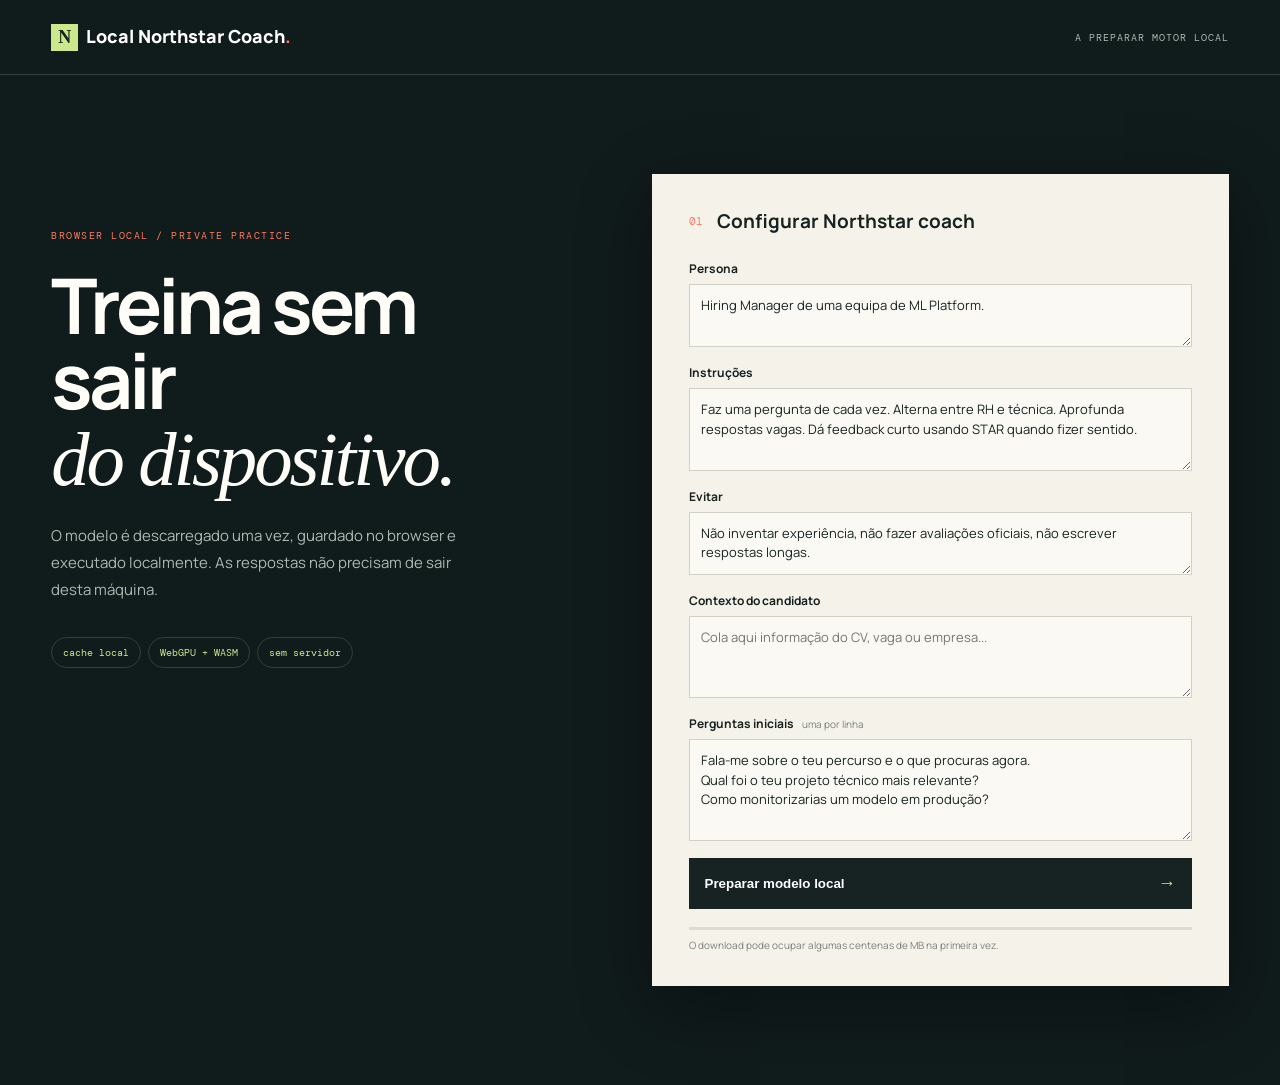
<file: index.html>
<!doctype html>
<html lang="pt-PT">
<head>
  <meta charset="utf-8">
  <meta name="viewport" content="width=device-width, initial-scale=1">
  <meta name="theme-color" content="#101b1b">
  <link rel="manifest" href="manifest.webmanifest">
  <title>Local Coach</title>
  <link rel="stylesheet" href="styles.css">
</head>
<body>
  <header class="topbar"><a class="brand" href="."><span class="mark">N</span>Local Northstar Coach<span>.</span></a><div id="runtime" class="runtime">A preparar motor local</div></header>
  <main>
    <section id="setup" class="setup">
      <div class="hero"><p class="kicker">BROWSER LOCAL / PRIVATE PRACTICE</p><h1>Treina sem sair<br><i>do dispositivo.</i></h1><p>O modelo é descarregado uma vez, guardado no browser e executado localmente. As respostas não precisam de sair desta máquina.</p><div class="capabilities"><span>cache local</span><span>WebGPU + WASM</span><span>sem servidor</span></div></div>
      <form id="setup-form" class="panel">
        <div class="panel-title"><span>01</span><h2>Configurar Northstar coach</h2></div>
        <label>Persona<textarea id="persona" rows="2">Hiring Manager de uma equipa de ML Platform.</textarea></label>
        <label>Instruções<textarea id="instructions" rows="3">Faz uma pergunta de cada vez. Alterna entre RH e técnica. Aprofunda respostas vagas. Dá feedback curto usando STAR quando fizer sentido.</textarea></label>
        <label>Evitar<textarea id="avoid" rows="2">Não inventar experiência, não fazer avaliações oficiais, não escrever respostas longas.</textarea></label>
        <label>Contexto do candidato<textarea id="context" rows="3" placeholder="Cola aqui informação do CV, vaga ou empresa..."></textarea></label>
        <label>Perguntas iniciais <small>uma por linha</small><textarea id="questions" rows="4">Fala-me sobre o teu percurso e o que procuras agora.
Qual foi o teu projeto técnico mais relevante?
Como monitorizarias um modelo em produção?</textarea></label>
        <button class="primary" type="submit">Preparar modelo local <b>→</b></button>
        <div class="download-state"><div class="bar"><span id="progress"></span></div><p id="download-label">O download pode ocupar algumas centenas de MB na primeira vez.</p></div>
      </form>
    </section>
    <section id="coach" class="coach hidden">
      <aside class="rail"><div class="rail-label">SESSION</div><div id="steps"></div><button id="reset" class="ghost">+ Nova sessão</button></aside>
      <section class="main-column"><div class="coach-head"><div><p class="kicker">LOCAL INTERVIEW ROOM</p><h2>Conversa em prática</h2><p id="listen-status" class="listen-status">Microfone desligado</p></div><div class="head-actions"><button id="listen" class="listen-button" type="button" aria-pressed="false">🎙 Escuta ativa</button><button id="microphone" class="microphone-button" type="button" aria-pressed="false">🎤 Microfone</button><button id="speak" class="round" title="Ler pergunta" aria-label="Ler pergunta">🔊</button></div></div><div id="messages" class="messages"></div><div id="busy" class="busy hidden">a pensar <i></i><i></i><i></i></div><form id="answer-form" class="answer"><textarea id="answer" rows="3" placeholder="Responde como responderias na entrevista..."></textarea><div><span id="answer-mode-hint">Escuta ativa envia depois de uma pausa</span><button class="send" type="submit">Enviar <b>↑</b></button></div></form></section>
      <aside class="review"><div class="review-card score"><span class="label">QUALIDADE DA RESPOSTA</span><strong id="score">--</strong><span>/ 5</span><p id="rationale">O feedback aparece depois da primeira resposta.</p></div><div class="review-card"><span class="label">FEEDBACK</span><ul id="feedback"><li>Usa um exemplo concreto.</li><li>Explica o impacto.</li></ul></div><div class="review-card"><span class="label">FOLLOW-UP</span><p id="followup">A pergunta de aprofundamento aparece aqui.</p></div></aside>
    </section>
  </main>
  <script type="module" src="app.js"></script>
</body>
</html>
</file>
<file: styles.css>
@import url('https://fonts.googleapis.com/css2?family=DM+Mono:wght@400;500&family=Manrope:wght@400;600;700;800&display=swap');
:root{--bg:#101b1b;--panel:#f5f2ea;--ink:#172322;--muted:#aeb8b1;--line:#30403c;--mint:#cbe88a;--coral:#ff795e;--white:#fffdf8}*{box-sizing:border-box}body{margin:0;background:var(--bg);color:var(--white);font-family:Manrope,Segoe UI,sans-serif}.topbar{height:75px;border-bottom:1px solid var(--line);display:flex;align-items:center;justify-content:space-between;padding:0 4vw}.brand{color:white;text-decoration:none;font-weight:800;font-size:18px}.brand>span:last-child{color:var(--coral)}.mark{display:inline-grid;place-items:center;width:27px;height:27px;margin-right:8px;background:var(--mint);color:var(--ink);font-family:Georgia,serif}.runtime{color:var(--muted);font:10px 'DM Mono',monospace;text-transform:uppercase;letter-spacing:1px}.runtime.ready{color:var(--mint)}.runtime.error{color:var(--coral)}main{max-width:1400px;margin:auto;padding:0 4vw}.setup{display:grid;grid-template-columns:.9fr 1.1fr;gap:10vw;align-items:start;padding:11vh 0}.hero{padding-top:5vh}.kicker,.label,.rail-label{color:var(--coral);font:10px 'DM Mono',monospace;letter-spacing:1.5px}.hero h1{font-size:clamp(48px,6vw,86px);line-height:.98;letter-spacing:-4px;margin:25px 0}.hero h1 i{font-family:Georgia,serif;font-weight:400;letter-spacing:-3px}.hero>p:not(.kicker){max-width:420px;color:var(--muted);font-size:15px;line-height:1.8}.capabilities{display:flex;gap:7px;flex-wrap:wrap;margin-top:34px}.capabilities span{border:1px solid var(--line);border-radius:99px;padding:8px 11px;color:var(--mint);font:10px 'DM Mono',monospace}.panel{background:var(--panel);color:var(--ink);padding:34px 37px;box-shadow:0 20px 70px #0005}.panel-title{display:flex;gap:14px;align-items:center;margin-bottom:26px}.panel-title span{color:var(--coral);font:11px 'DM Mono',monospace}.panel-title h2{font-size:19px;margin:0}label{display:block;font-size:12px;font-weight:700;margin-bottom:17px}small{color:#79827f;font-weight:400;margin-left:6px}textarea{display:block;width:100%;margin-top:7px;padding:11px;border:1px solid #d3d0c6;background:#fbf9f3;color:var(--ink);font:13px/1.5 Manrope,sans-serif;resize:vertical;outline:none}textarea:focus{border-color:var(--coral)}.primary{display:flex;align-items:center;justify-content:space-between;border:0;background:var(--ink);color:white;width:100%;padding:15px 16px;font-weight:700;cursor:pointer}.primary:hover{background:var(--coral)}.primary b{color:var(--mint);font-size:18px}.download-state{margin-top:18px}.download-state p{font-size:10px;color:#7a817e;margin:8px 0 0}.bar{height:3px;background:#dedbd1}.bar span{display:block;width:0;height:100%;background:var(--coral);transition:width .3s}.hidden{display:none!important}.coach{display:grid;grid-template-columns:180px minmax(380px,1fr) 250px;gap:28px;min-height:calc(100vh - 75px);padding:42px 0}.rail{border-right:1px solid var(--line);display:flex;flex-direction:column;padding-right:18px}.rail-label{color:var(--muted);margin-bottom:20px}.step{padding:11px 8px;color:var(--muted);font-size:11px;line-height:1.4;border-left:2px solid transparent}.step.active{color:white;border-color:var(--coral);background:#1a2927}.step small{display:block;color:var(--coral);margin:0 0 4px;font:10px 'DM Mono',monospace}.ghost{margin-top:auto;background:none;color:var(--muted);border:0;text-align:left;padding:0;font-size:11px}.main-column{display:flex;flex-direction:column;min-width:0}.coach-head{display:flex;justify-content:space-between;align-items:start;border-bottom:1px solid var(--line);padding-bottom:20px}.coach-head h2{margin:8px 0 0;font-size:25px;letter-spacing:-1px}.round{border:1px solid var(--line);background:none;border-radius:50%;width:36px;height:36px;cursor:pointer}.messages{flex:1;padding:32px 0;overflow:auto}.message{max-width:82%;margin-bottom:28px}.message.user{margin-left:auto;text-align:right}.meta{font:10px 'DM Mono',monospace;color:var(--coral);margin-bottom:7px}.message.user .meta{color:var(--muted)}.text{font-size:17px;line-height:1.65}.message.user .text{display:inline-block;text-align:left;background:#1c3433;padding:13px 15px;font-size:14px}.answer{border-top:1px solid var(--line);padding-top:16px}.answer textarea{background:#172524;border-color:var(--line);color:white}.answer>div{display:flex;justify-content:space-between;align-items:center;margin-top:9px}.answer span{color:var(--muted);font:10px 'DM Mono',monospace}.send{border:0;background:var(--coral);color:#fff;padding:11px 16px;font-weight:700}.send b{font-size:16px;margin-left:10px}.busy{font:10px 'DM Mono',monospace;color:var(--muted);padding-bottom:15px}.busy i{display:inline-block;width:4px;height:4px;border-radius:50%;background:var(--coral);margin-left:4px;animation:blink 1s infinite}.busy i:nth-child(2){animation-delay:.2s}.busy i:nth-child(3){animation-delay:.4s}@keyframes blink{50%{opacity:.2}}.review{display:flex;flex-direction:column;gap:11px}.review-card{background:var(--panel);color:var(--ink);padding:19px}.label{color:#68726d;font-size:9px}.score strong{font-size:54px;letter-spacing:-4px;margin:16px 5px 5px 0;display:inline-block}.score>span:nth-child(3){color:#68726d;font:11px 'DM Mono',monospace}.review-card p,.review-card li{color:#68726d;font-size:12px;line-height:1.6}.review-card ul{padding-left:17px;margin-bottom:0}.review-card p{margin-bottom:0}.review-card+.review-card{margin-top:0}@media(max-width:900px){.setup{grid-template-columns:1fr;gap:35px;padding:7vh 0}.hero{padding:0}.coach{grid-template-columns:150px 1fr}.review{grid-column:2;display:grid;grid-template-columns:1fr 1fr 1fr}.review-card:first-child{grid-column:span 1}}@media(max-width:650px){.topbar{padding:0 18px}.runtime{max-width:170px;overflow:hidden;text-overflow:ellipsis;white-space:nowrap}main{padding:0 18px}.hero h1{font-size:53px}.panel{padding:24px 19px}.coach{display:flex;flex-direction:column;padding-top:25px}.rail{order:2;border:0;border-top:1px solid var(--line);padding:18px 0 0}.rail-label{display:none}#steps{display:flex;overflow:auto}.step{min-width:145px}.ghost{display:none}.review{order:3;display:grid;grid-template-columns:1fr 1fr}.review-card:last-child{grid-column:span 2}.main-column{min-height:58vh}.message{max-width:94%}}
.head-actions{display:flex;align-items:center;gap:8px}.listen-status{color:var(--muted);font:10px 'DM Mono',monospace;margin:7px 0 0}.listen-button,.microphone-button{border:1px solid var(--line);background:none;color:var(--muted);padding:9px 11px;font:10px 'DM Mono',monospace;cursor:pointer}.listen-button.active,.microphone-button.active{background:var(--coral);border-color:var(--coral);color:white}.listen-button:disabled,.microphone-button:disabled{opacity:.5;cursor:not-allowed}
.head-actions{flex-wrap:wrap;justify-content:flex-end}
</file>
